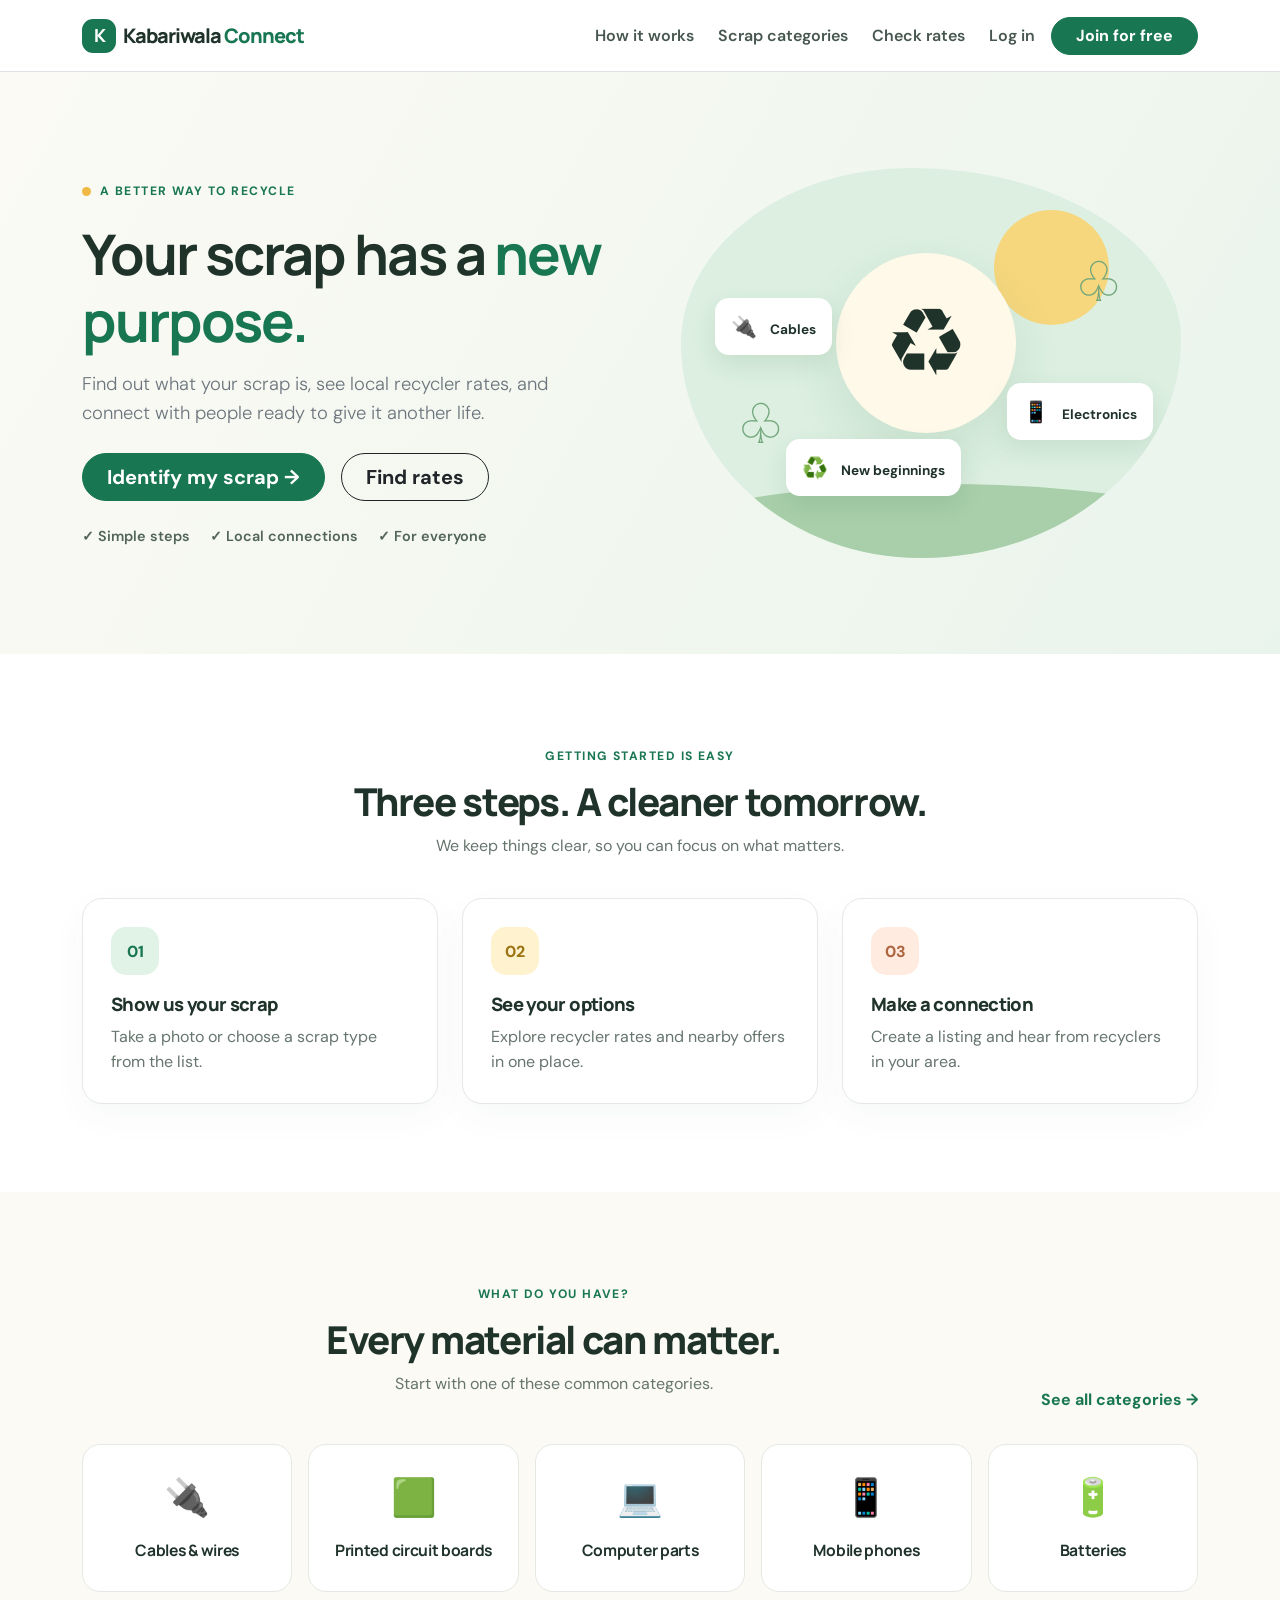
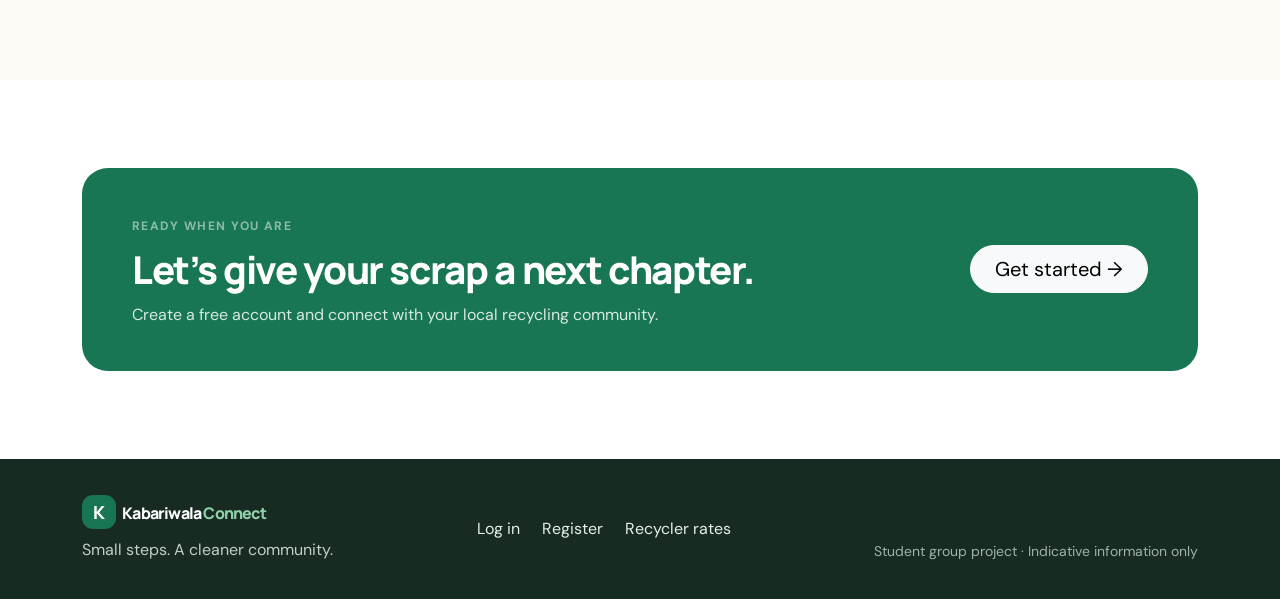
<file: Frontend/index.html>
<!doctype html>
<html lang="en"><head><meta charset="utf-8"><meta name="viewport" content="width=device-width, initial-scale=1"><meta name="description" content="A simple way to identify, list and recycle scrap in your area."><title>Kabariwala Connect | Scrap made simple</title><link href="https://cdn.jsdelivr.net/npm/bootstrap@5.3.3/dist/css/bootstrap.min.css" rel="stylesheet"><link href="css/style.css" rel="stylesheet"></head>
<body><nav class="navbar navbar-expand-lg navbar-light bg-white sticky-top border-bottom"><div class="container"><a class="navbar-brand brand" href="index.html"><span class="brand-mark">K</span> Kabariwala <span>Connect</span></a><button class="navbar-toggler" data-bs-toggle="collapse" data-bs-target="#mainNav" aria-label="Open navigation"><span class="navbar-toggler-icon"></span></button><div class="collapse navbar-collapse" id="mainNav"><ul class="navbar-nav ms-auto align-items-lg-center gap-lg-2"><li><a class="nav-link" href="#how">How it works</a></li><li><a class="nav-link" href="#materials">Scrap categories</a></li><li><a class="nav-link" href="recycler-rates.html">Check rates</a></li><li><a class="nav-link" href="login.html">Log in</a></li><li><a class="btn btn-primary rounded-pill px-4" href="register.html">Join for free</a></li></ul></div></div></nav>
<main><section class="hero-section"><div class="container py-5"><div class="row align-items-center g-5"><div class="col-lg-6"><span class="eyebrow"><span class="dot"></span> A better way to recycle</span><h1 class="display-4 fw-bold mt-3">Your scrap has a <span class="text-green">new purpose.</span></h1><p class="lead text-secondary mt-3">Find out what your scrap is, see local recycler rates, and connect with people ready to give it another life.</p><div class="d-flex flex-wrap gap-3 mt-4"><a href="identify-scrap.html" class="btn btn-primary btn-lg rounded-pill px-4">Identify my scrap <span aria-hidden="true">→</span></a><a href="recycler-rates.html" class="btn btn-outline-dark btn-lg rounded-pill px-4">Find rates</a></div><div class="trust-line mt-4"><span>✓ Simple steps</span><span>✓ Local connections</span><span>✓ For everyone</span></div></div><div class="col-lg-6"><div class="hero-art" role="img" aria-label="Illustration of recyclable materials"><div class="sun"></div><div class="art-leaf leaf-one">♧</div><div class="art-leaf leaf-two">♧</div><div class="recycle-circle">♻</div><div class="scrap-card card-one">🔌 <span>Cables</span></div><div class="scrap-card card-two">📱 <span>Electronics</span></div><div class="scrap-card card-three">♻️ <span>New beginnings</span></div><div class="ground"></div></div></div></div></div></section>
<section class="section-pad" id="how"><div class="container"><div class="text-center section-heading"><span class="eyebrow">Getting started is easy</span><h2>Three steps. A cleaner tomorrow.</h2><p>We keep things clear, so you can focus on what matters.</p></div><div class="row g-4 mt-3"><div class="col-md-4"><article class="step-card"><div class="step-icon icon-green">01</div><h3>Show us your scrap</h3><p>Take a photo or choose a scrap type from the list.</p></article></div><div class="col-md-4"><article class="step-card"><div class="step-icon icon-yellow">02</div><h3>See your options</h3><p>Explore recycler rates and nearby offers in one place.</p></article></div><div class="col-md-4"><article class="step-card"><div class="step-icon icon-peach">03</div><h3>Make a connection</h3><p>Create a listing and hear from recyclers in your area.</p></article></div></div></div></section>
<section class="section-pad bg-soft" id="materials"><div class="container"><div class="d-flex flex-wrap justify-content-between align-items-end gap-3"><div class="section-heading mb-0"><span class="eyebrow">What do you have?</span><h2>Every material can matter.</h2><p>Start with one of these common categories.</p></div><a href="identify-scrap.html" class="text-link">See all categories →</a></div><div class="row g-3 mt-3"><div class="col-6 col-lg"><div class="material-tile"><div class="material-emoji">🔌</div><h3>Cables & wires</h3></div></div><div class="col-6 col-lg"><div class="material-tile"><div class="material-emoji">🟩</div><h3>Printed circuit boards</h3></div></div><div class="col-6 col-lg"><div class="material-tile"><div class="material-emoji">💻</div><h3>Computer parts</h3></div></div><div class="col-6 col-lg"><div class="material-tile"><div class="material-emoji">📱</div><h3>Mobile phones</h3></div></div><div class="col-6 col-lg"><div class="material-tile"><div class="material-emoji">🔋</div><h3>Batteries</h3></div></div></div></div></section>
<section class="section-pad"><div class="container"><div class="cta-panel"><div><span class="eyebrow text-white-50">Ready when you are</span><h2>Let’s give your scrap a next chapter.</h2><p>Create a free account and connect with your local recycling community.</p></div><a href="register.html" class="btn btn-light btn-lg rounded-pill px-4">Get started <span aria-hidden="true">→</span></a></div></div></section></main>
<footer class="site-footer"><div class="container d-flex flex-wrap justify-content-between gap-3"><div><a class="navbar-brand brand text-white" href="index.html"><span class="brand-mark">K</span> Kabariwala <span>Connect</span></a><p class="mt-2 mb-0">Small steps. A cleaner community.</p></div><div class="footer-links"><a href="login.html">Log in</a><a href="register.html">Register</a><a href="recycler-rates.html">Recycler rates</a></div><small class="align-self-end">Student group project · Indicative information only</small></div></footer>
<script src="https://cdn.jsdelivr.net/npm/bootstrap@5.3.3/dist/js/bootstrap.bundle.min.js"></script><script src="js/api.js"></script></body></html>
</file>
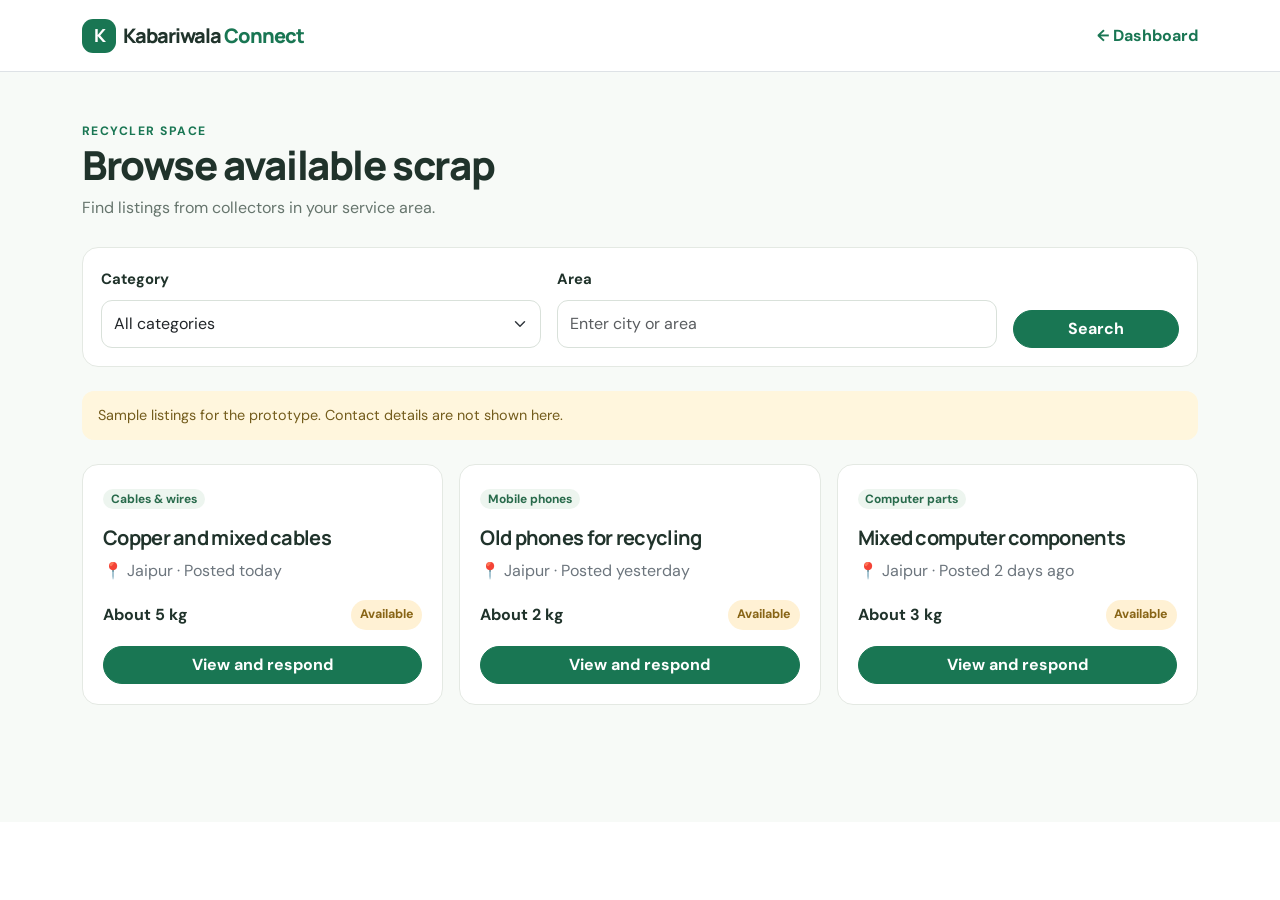
<file: Frontend/browse-listings.html>
<!doctype html><html lang="en"><head><meta charset="utf-8"><meta name="viewport" content="width=device-width, initial-scale=1"><title>Browse listings | Kabariwala Connect</title><link href="https://cdn.jsdelivr.net/npm/bootstrap@5.3.3/dist/css/bootstrap.min.css" rel="stylesheet"><link href="css/style.css" rel="stylesheet"></head><body><nav class="navbar bg-white border-bottom"><div class="container"><a class="navbar-brand brand" href="index.html"><span class="brand-mark">K</span> Kabariwala <span>Connect</span></a><a href="recycler-dashboard.html" class="text-link">← Dashboard</a></div></nav><main class="page-wrap"><div class="container"><header class="page-title"><span class="eyebrow">Recycler space</span><h1>Browse available scrap</h1><p>Find listings from collectors in your service area.</p></header><div class="filter-row mb-4"><div class="row g-3 align-items-end"><div class="col-md-5"><label class="form-label" for="browse-category">Category</label><select id="browse-category" class="form-select"><option value="all">All categories</option><option>Cables & wires</option><option>Printed circuit boards</option><option>Computer parts</option><option>Mobile phones</option></select></div><div class="col-md-5"><label class="form-label" for="browse-area">Area</label><input id="browse-area" class="form-control" placeholder="Enter city or area"></div><div class="col-md-2"><button id="browse-filter" class="btn btn-primary rounded-pill w-100">Search</button></div></div></div><div class="notice mb-4">Sample listings for the prototype. Contact details are not shown here.</div><div class="row g-3" id="browse-list"><div class="col-md-6 col-xl-4 listing-item" data-category="Cables & wires"><article class="rate-card"><span class="badge badge-soft rounded-pill">Cables & wires</span><h2 class="h5 fw-bold mt-3">Copper and mixed cables</h2><p class="text-secondary">📍 Jaipur · Posted today</p><div class="d-flex justify-content-between align-items-center"><strong>About 5 kg</strong><span class="status">Available</span></div><a href="manage-requests.html" class="btn btn-primary rounded-pill w-100 mt-3">View and respond</a></article></div><div class="col-md-6 col-xl-4 listing-item" data-category="Mobile phones"><article class="rate-card"><span class="badge badge-soft rounded-pill">Mobile phones</span><h2 class="h5 fw-bold mt-3">Old phones for recycling</h2><p class="text-secondary">📍 Jaipur · Posted yesterday</p><div class="d-flex justify-content-between align-items-center"><strong>About 2 kg</strong><span class="status">Available</span></div><a href="manage-requests.html" class="btn btn-primary rounded-pill w-100 mt-3">View and respond</a></article></div><div class="col-md-6 col-xl-4 listing-item" data-category="Computer parts"><article class="rate-card"><span class="badge badge-soft rounded-pill">Computer parts</span><h2 class="h5 fw-bold mt-3">Mixed computer components</h2><p class="text-secondary">📍 Jaipur · Posted 2 days ago</p><div class="d-flex justify-content-between align-items-center"><strong>About 3 kg</strong><span class="status">Available</span></div><a href="manage-requests.html" class="btn btn-primary rounded-pill w-100 mt-3">View and respond</a></article></div></div><p id="browse-empty" class="empty-state d-none">No listings match. Try a different category.</p></div></main><script src="https://cdn.jsdelivr.net/npm/bootstrap@5.3.3/dist/js/bootstrap.bundle.min.js"></script><script src="js/api.js"></script><script src="js/listings.js"></script></body></html>
</file>
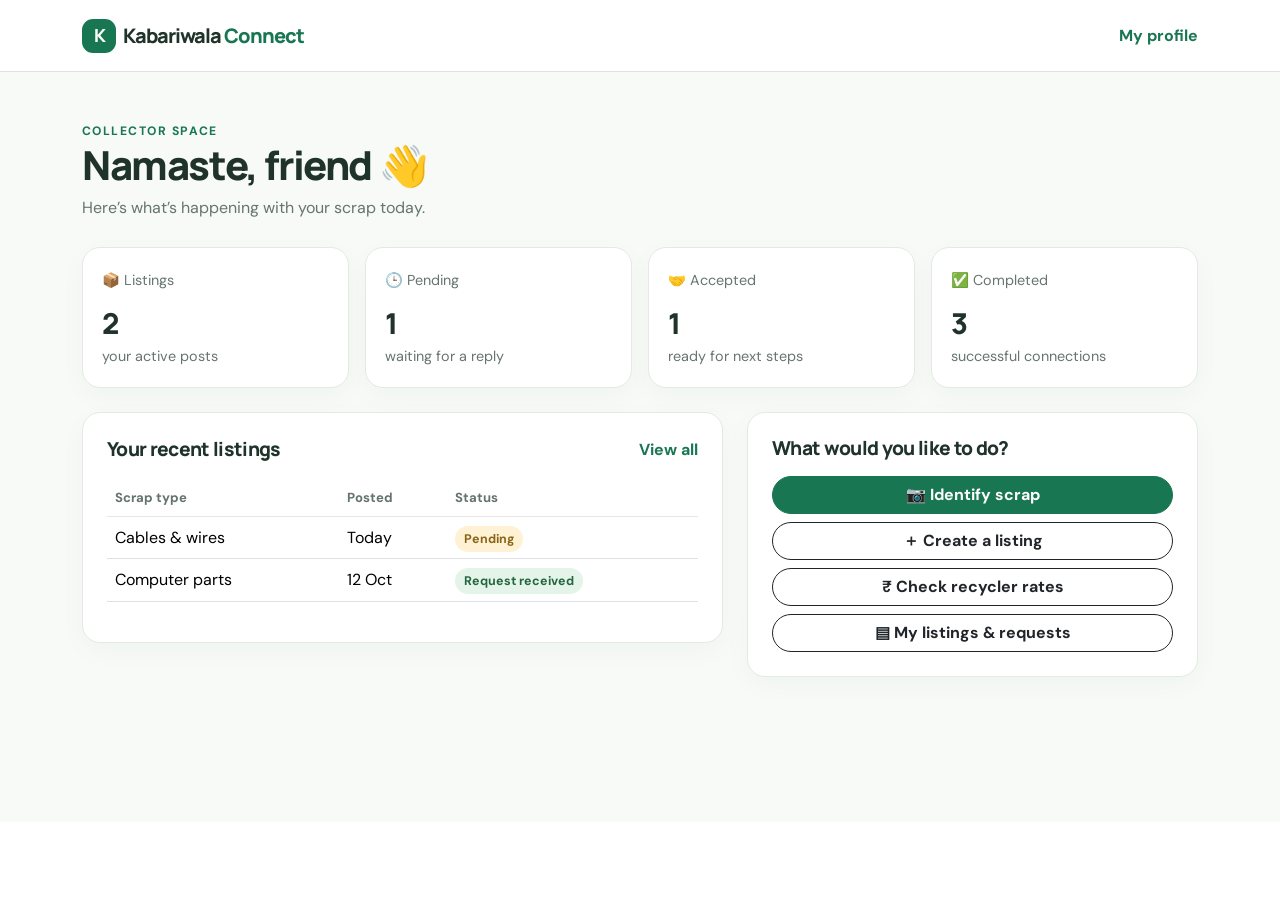
<file: Frontend/collector-dashboard.html>
<!doctype html><html lang="en"><head><meta charset="utf-8"><meta name="viewport" content="width=device-width, initial-scale=1"><title>Collector dashboard | Kabariwala Connect</title><link href="https://cdn.jsdelivr.net/npm/bootstrap@5.3.3/dist/css/bootstrap.min.css" rel="stylesheet"><link href="css/style.css" rel="stylesheet"></head><body><nav class="navbar bg-white border-bottom"><div class="container"><a class="navbar-brand brand" href="index.html"><span class="brand-mark">K</span> Kabariwala <span>Connect</span></a><a class="text-link" href="profile.html">My profile</a></div></nav><main class="page-wrap"><div class="container"><header class="page-title"><span class="eyebrow">Collector space</span><h1>Namaste, <span data-user-name>friend</span> 👋</h1><p>Here’s what’s happening with your scrap today.</p></header><div class="row g-3 mb-4"><div class="col-6 col-lg-3"><div class="stat-card"><span>📦 Listings</span><strong data-count="listings">2</strong><span>your active posts</span></div></div><div class="col-6 col-lg-3"><div class="stat-card"><span>🕒 Pending</span><strong>1</strong><span>waiting for a reply</span></div></div><div class="col-6 col-lg-3"><div class="stat-card"><span>🤝 Accepted</span><strong>1</strong><span>ready for next steps</span></div></div><div class="col-6 col-lg-3"><div class="stat-card"><span>✅ Completed</span><strong>3</strong><span>successful connections</span></div></div></div><div class="row g-4"><div class="col-lg-7"><section class="content-card"><div class="d-flex justify-content-between align-items-center mb-3"><h2 class="mb-0">Your recent listings</h2><a class="text-link" href="my-listings.html">View all</a></div><div class="table-responsive"><table class="table"><thead><tr><th>Scrap type</th><th>Posted</th><th>Status</th></tr></thead><tbody><tr><td>Cables & wires</td><td>Today</td><td><span class="status">Pending</span></td></tr><tr><td>Computer parts</td><td>12 Oct</td><td><span class="status accepted">Request received</span></td></tr></tbody></table></div></section></div><div class="col-lg-5"><section class="content-card h-100"><h2>What would you like to do?</h2><div class="d-grid gap-2 mt-3"><a href="identify-scrap.html" class="btn btn-primary rounded-pill">📷 Identify scrap</a><a href="create-listing.html" class="btn btn-outline-dark rounded-pill">＋ Create a listing</a><a href="recycler-rates.html" class="btn btn-outline-dark rounded-pill">₹ Check recycler rates</a><a href="my-listings.html" class="btn btn-outline-dark rounded-pill">▤ My listings & requests</a></div></section></div></div></div></main><script src="https://cdn.jsdelivr.net/npm/bootstrap@5.3.3/dist/js/bootstrap.bundle.min.js"></script><script src="js/api.js"></script><script src="js/dashboard.js"></script></body></html>
</file>
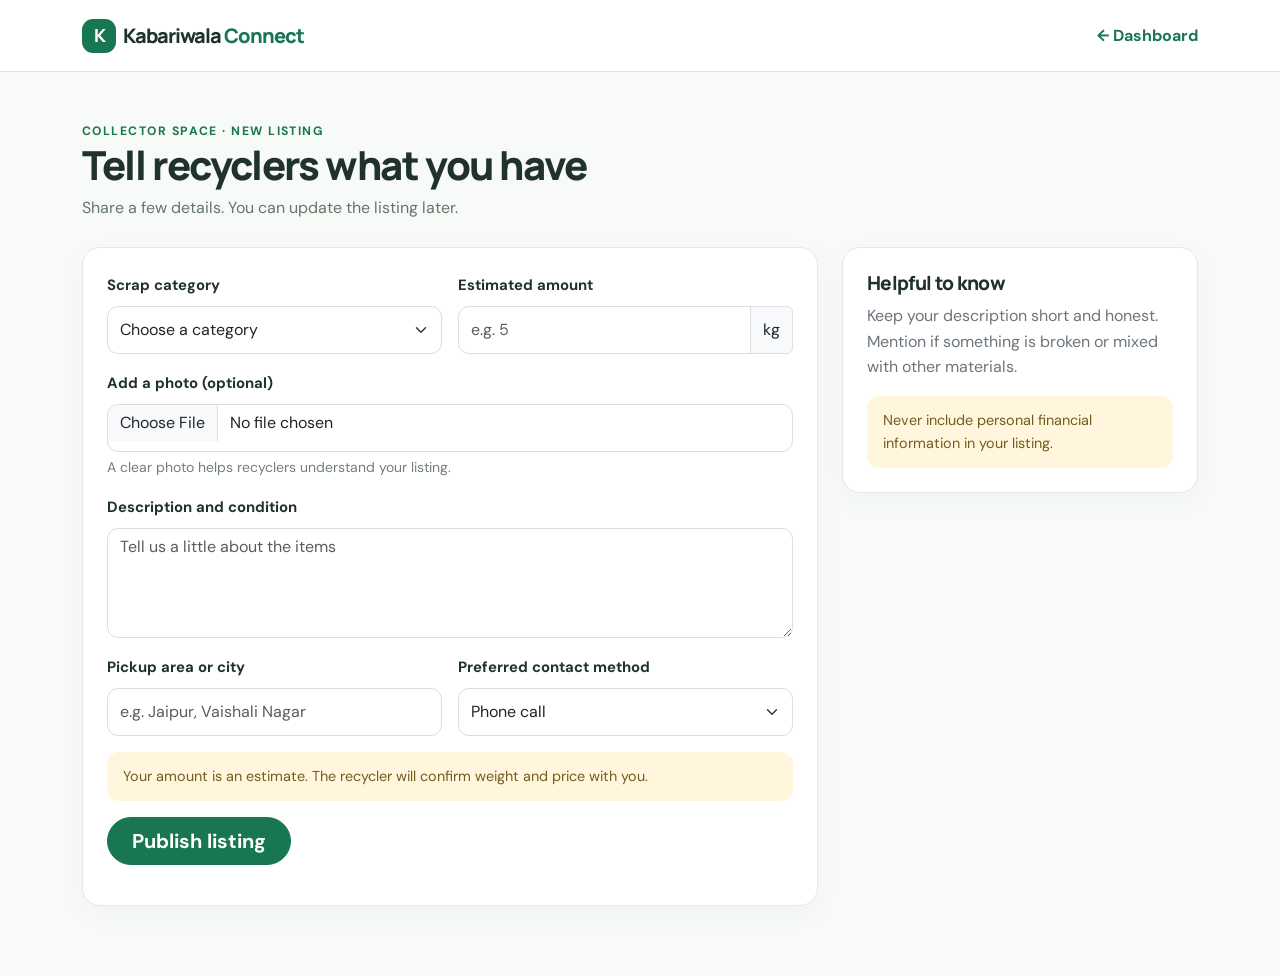
<file: Frontend/create-listing.html>
<!doctype html><html lang="en"><head><meta charset="utf-8"><meta name="viewport" content="width=device-width, initial-scale=1"><title>Create a listing | Kabariwala Connect</title><link href="https://cdn.jsdelivr.net/npm/bootstrap@5.3.3/dist/css/bootstrap.min.css" rel="stylesheet"><link href="css/style.css" rel="stylesheet"></head><body><nav class="navbar bg-white border-bottom"><div class="container"><a class="navbar-brand brand" href="index.html"><span class="brand-mark">K</span> Kabariwala <span>Connect</span></a><a href="collector-dashboard.html" class="text-link">← Dashboard</a></div></nav><main class="page-wrap"><div class="container"><header class="page-title"><span class="eyebrow">Collector space · New listing</span><h1>Tell recyclers what you have</h1><p>Share a few details. You can update the listing later.</p></header><div class="row g-4"><div class="col-lg-8"><section class="form-card"><form data-demo-form data-save="listings"><div class="row g-3"><div class="col-md-6"><label class="form-label" for="category">Scrap category</label><select id="category" class="form-select" required><option value="">Choose a category</option><option>Cables & wires</option><option>Printed circuit boards</option><option>Computer parts</option><option>Mobile phones</option><option>Batteries</option><option>Other electronics</option></select></div><div class="col-md-6"><label class="form-label" for="quantity">Estimated amount</label><div class="input-group"><input id="quantity" type="number" min="0.1" step="0.1" class="form-control" placeholder="e.g. 5" required><span class="input-group-text">kg</span></div></div><div class="col-12"><label class="form-label" for="listing-photos">Add a photo (optional)</label><input id="listing-photos" type="file" class="form-control" accept="image/*"><div class="form-text">A clear photo helps recyclers understand your listing.</div></div><div class="col-12"><label class="form-label" for="description">Description and condition</label><textarea id="description" class="form-control" rows="4" placeholder="Tell us a little about the items" required></textarea></div><div class="col-md-6"><label class="form-label" for="pickup-area">Pickup area or city</label><input id="pickup-area" class="form-control" placeholder="e.g. Jaipur, Vaishali Nagar" required></div><div class="col-md-6"><label class="form-label" for="contact-method">Preferred contact method</label><select id="contact-method" class="form-select"><option>Phone call</option><option>SMS</option><option>In-app message</option></select></div><div class="col-12"><div class="notice">Your amount is an estimate. The recycler will confirm weight and price with you.</div></div><div class="col-12"><button class="btn btn-primary btn-lg rounded-pill px-4">Publish listing</button><div class="form-feedback mt-3" aria-live="polite"></div></div></div></form></section></div><div class="col-lg-4"><aside class="content-card"><h2>Helpful to know</h2><p class="text-secondary">Keep your description short and honest. Mention if something is broken or mixed with other materials.</p><div class="notice">Never include personal financial information in your listing.</div></aside></div></div></div></main><script src="https://cdn.jsdelivr.net/npm/bootstrap@5.3.3/dist/js/bootstrap.bundle.min.js"></script><script src="js/api.js"></script><script src="js/listings.js"></script></body></html>
</file>
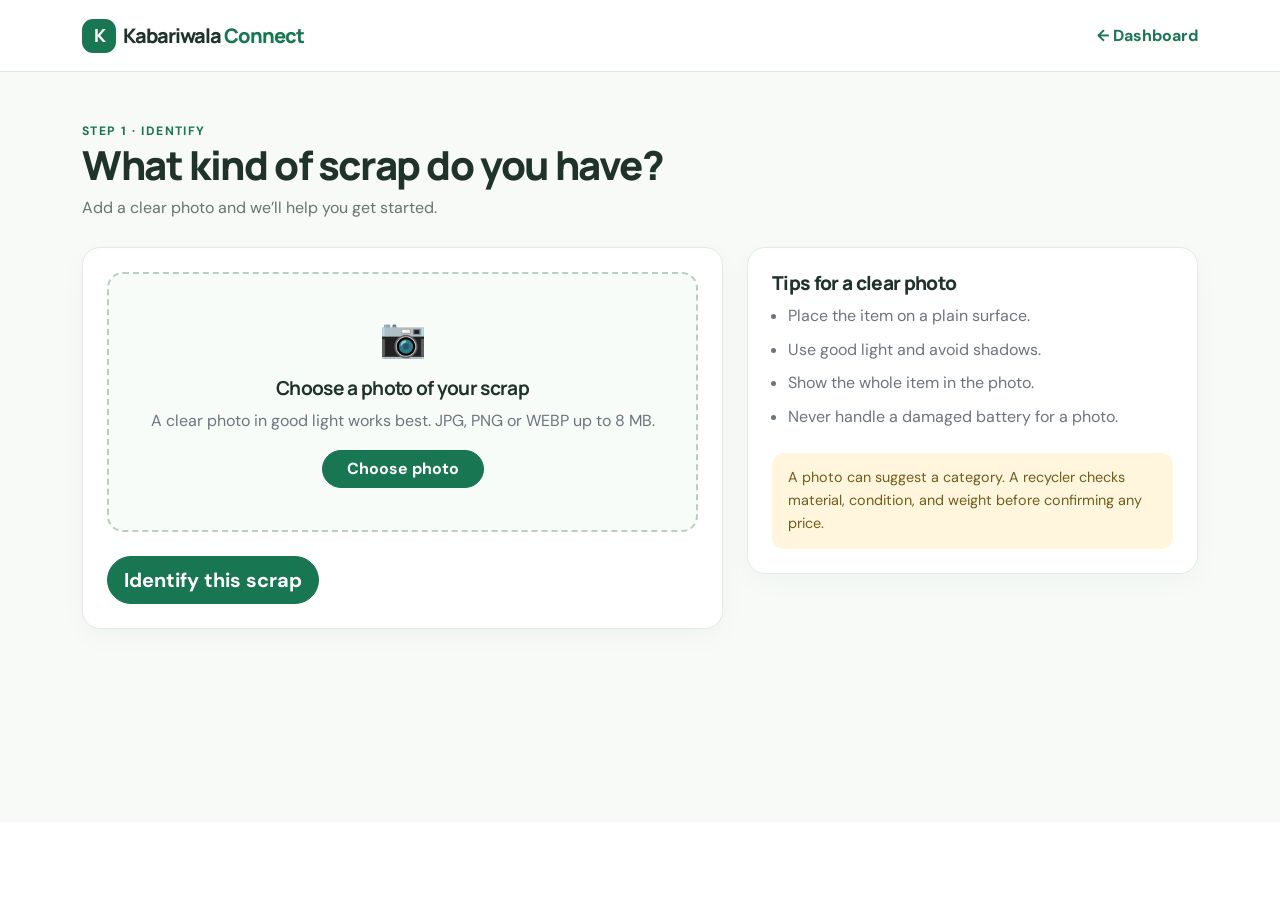
<file: Frontend/identify-scrap.html>
<!doctype html><html lang="en"><head><meta charset="utf-8"><meta name="viewport" content="width=device-width, initial-scale=1"><title>Identify scrap | Kabariwala Connect</title><link href="https://cdn.jsdelivr.net/npm/bootstrap@5.3.3/dist/css/bootstrap.min.css" rel="stylesheet"><link href="css/style.css" rel="stylesheet"></head><body><nav class="navbar bg-white border-bottom"><div class="container"><a class="navbar-brand brand" href="index.html"><span class="brand-mark">K</span> Kabariwala <span>Connect</span></a><a href="collector-dashboard.html" class="text-link">← Dashboard</a></div></nav><main class="page-wrap"><div class="container"><header class="page-title"><span class="eyebrow">Step 1 · Identify</span><h1>What kind of scrap do you have?</h1><p>Add a clear photo and we’ll help you get started.</p></header><div class="row g-4"><div class="col-lg-7"><section class="content-card"><form id="identify-form"><div class="upload-box"><div class="upload-icon">📷</div><h2 class="h5 fw-bold mt-2">Choose a photo of your scrap</h2><p class="text-secondary">A clear photo in good light works best. JPG, PNG or WEBP up to 8 MB.</p><label for="scrap-image" class="btn btn-primary rounded-pill px-4">Choose photo</label><input id="scrap-image" class="visually-hidden" type="file" accept="image/png,image/jpeg,image/webp"><img id="image-preview" class="image-preview d-none" alt="Selected scrap photo preview"><div id="file-message" class="small mt-2" aria-live="polite"></div></div><button class="btn btn-primary btn-lg rounded-pill mt-4" id="identify-button" type="submit">Identify this scrap</button></form><div id="identify-result" class="result-box mt-4 d-none" aria-live="polite"><div class="eyebrow">Illustrative demo result</div><div class="d-flex flex-wrap justify-content-between align-items-center gap-3 mt-2"><div><strong id="predicted-category">Cables & wires</strong><div class="small text-secondary">Example only — connect the model API for a real prediction.</div></div><span class="badge rounded-pill text-bg-success">Demo result</span></div><div class="mt-3"><label class="form-label" for="confirm-category">Choose the closest category</label><select id="confirm-category" class="form-select"><option>Cables & wires</option><option>Printed circuit boards</option><option>Computer parts</option><option>Mobile phones</option><option>Batteries</option><option>Other electronics</option></select></div><div class="d-flex gap-2 flex-wrap mt-3"><a href="recycler-rates.html" class="btn btn-primary rounded-pill">See recycler rates</a><a href="create-listing.html" class="btn btn-outline-dark rounded-pill">Create a listing</a></div></div></section></div><div class="col-lg-5"><aside class="content-card"><h2>Tips for a clear photo</h2><ul class="text-secondary ps-3 mb-0"><li class="mb-2">Place the item on a plain surface.</li><li class="mb-2">Use good light and avoid shadows.</li><li class="mb-2">Show the whole item in the photo.</li><li>Never handle a damaged battery for a photo.</li></ul><div class="notice mt-4">A photo can suggest a category. A recycler checks material, condition, and weight before confirming any price.</div></aside></div></div></div></main><script src="https://cdn.jsdelivr.net/npm/bootstrap@5.3.3/dist/js/bootstrap.bundle.min.js"></script><script src="js/api.js"></script><script src="js/identify.js"></script></body></html>
</file>
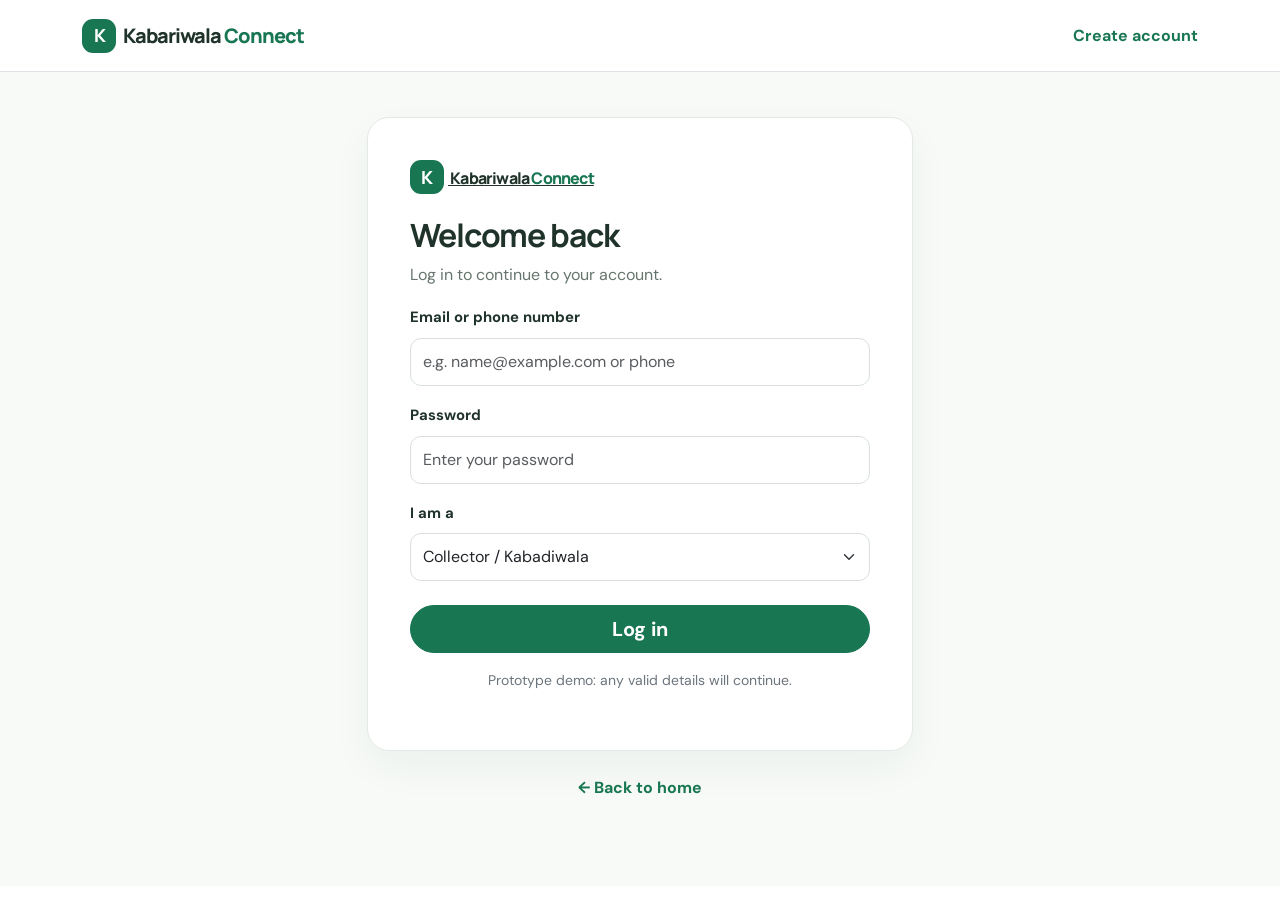
<file: Frontend/login.html>
<!doctype html><html lang="en"><head><meta charset="utf-8"><meta name="viewport" content="width=device-width, initial-scale=1"><title>Log in | Kabariwala Connect</title><link href="https://cdn.jsdelivr.net/npm/bootstrap@5.3.3/dist/css/bootstrap.min.css" rel="stylesheet"><link href="css/style.css" rel="stylesheet"></head><body><nav class="navbar bg-white border-bottom"><div class="container"><a class="navbar-brand brand" href="index.html"><span class="brand-mark">K</span> Kabariwala <span>Connect</span></a><a href="register.html" class="text-link">Create account</a></div></nav><main class="page-wrap"><div class="container auth-shell"><section class="auth-card"><a class="brand" href="index.html"><span class="brand-mark">K</span> Kabariwala <span>Connect</span></a><h1 class="h2 fw-bold">Welcome back</h1><p class="auth-intro">Log in to continue to your account.</p><form data-demo-form data-redirect-role><label class="form-label" for="identity">Email or phone number</label><input class="form-control mb-3" id="identity" required placeholder="e.g. name@example.com or phone"><label class="form-label" for="password">Password</label><input class="form-control mb-3" id="password" type="password" required minlength="6" placeholder="Enter your password"><label class="form-label" for="role">I am a</label><select id="role" class="form-select mb-4" required><option value="collector">Collector / Kabadiwala</option><option value="recycler">Recycler</option></select><button class="btn btn-primary btn-lg rounded-pill w-100">Log in</button><p class="text-center small text-secondary mt-3 mb-0">Prototype demo: any valid details will continue.</p><div class="form-feedback mt-3" aria-live="polite"></div></form></section><p class="text-center mt-4"><a href="index.html" class="text-link">← Back to home</a></p></div></main><script src="https://cdn.jsdelivr.net/npm/bootstrap@5.3.3/dist/js/bootstrap.bundle.min.js"></script><script src="js/api.js"></script><script src="js/auth.js"></script></body></html>
</file>
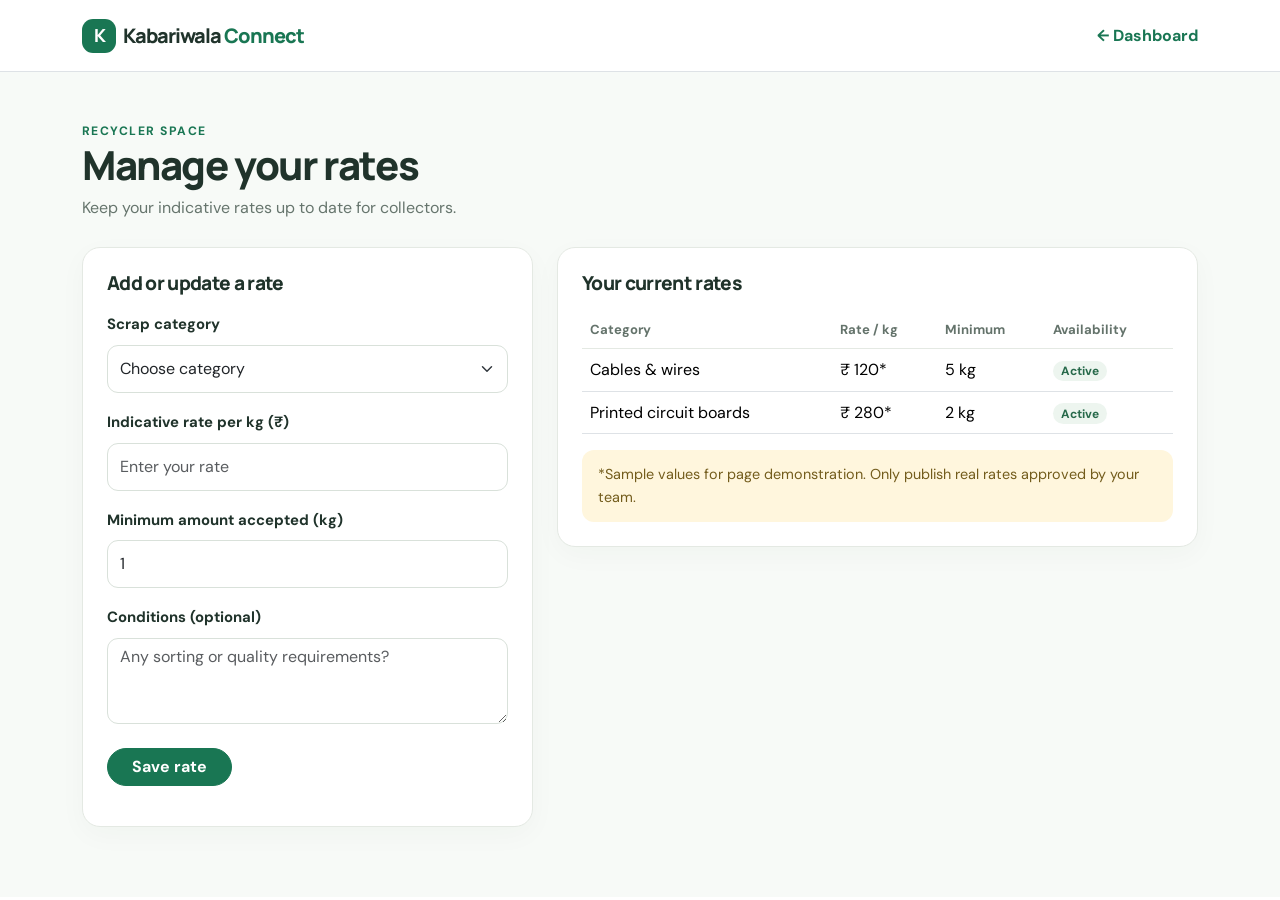
<file: Frontend/manage-rates.html>
<!doctype html><html lang="en"><head><meta charset="utf-8"><meta name="viewport" content="width=device-width, initial-scale=1"><title>Manage rates | Kabariwala Connect</title><link href="https://cdn.jsdelivr.net/npm/bootstrap@5.3.3/dist/css/bootstrap.min.css" rel="stylesheet"><link href="css/style.css" rel="stylesheet"></head><body><nav class="navbar bg-white border-bottom"><div class="container"><a class="navbar-brand brand" href="index.html"><span class="brand-mark">K</span> Kabariwala <span>Connect</span></a><a href="recycler-dashboard.html" class="text-link">← Dashboard</a></div></nav><main class="page-wrap"><div class="container"><header class="page-title"><span class="eyebrow">Recycler space</span><h1>Manage your rates</h1><p>Keep your indicative rates up to date for collectors.</p></header><div class="row g-4"><div class="col-lg-5"><section class="form-card"><h2>Add or update a rate</h2><form data-demo-form data-save="rates" class="mt-3"><div class="mb-3"><label for="rate-type" class="form-label">Scrap category</label><select class="form-select" id="rate-type" required><option value="">Choose category</option><option>Cables & wires</option><option>Printed circuit boards</option><option>Computer parts</option><option>Mobile phones</option><option>Batteries</option></select></div><div class="mb-3"><label for="price" class="form-label">Indicative rate per kg (₹)</label><input id="price" class="form-control" type="number" min="0" step="1" placeholder="Enter your rate" required></div><div class="mb-3"><label for="min-quantity" class="form-label">Minimum amount accepted (kg)</label><input id="min-quantity" class="form-control" type="number" min="0" step="0.5" value="1" required></div><div class="mb-4"><label for="conditions" class="form-label">Conditions (optional)</label><textarea id="conditions" rows="3" class="form-control" placeholder="Any sorting or quality requirements?"></textarea></div><button class="btn btn-primary rounded-pill px-4">Save rate</button><div class="form-feedback mt-3" aria-live="polite"></div></form></section></div><div class="col-lg-7"><section class="content-card"><h2>Your current rates</h2><div class="table-responsive mt-3"><table class="table"><thead><tr><th>Category</th><th>Rate / kg</th><th>Minimum</th><th>Availability</th></tr></thead><tbody id="rate-rows"><tr><td>Cables & wires</td><td>₹ 120*</td><td>5 kg</td><td><span class="badge badge-soft rounded-pill">Active</span></td></tr><tr><td>Printed circuit boards</td><td>₹ 280*</td><td>2 kg</td><td><span class="badge badge-soft rounded-pill">Active</span></td></tr></tbody></table></div><div class="notice">*Sample values for page demonstration. Only publish real rates approved by your team.</div></section></div></div></div></main><script src="https://cdn.jsdelivr.net/npm/bootstrap@5.3.3/dist/js/bootstrap.bundle.min.js"></script><script src="js/api.js"></script><script src="js/rates.js"></script></body></html>
</file>
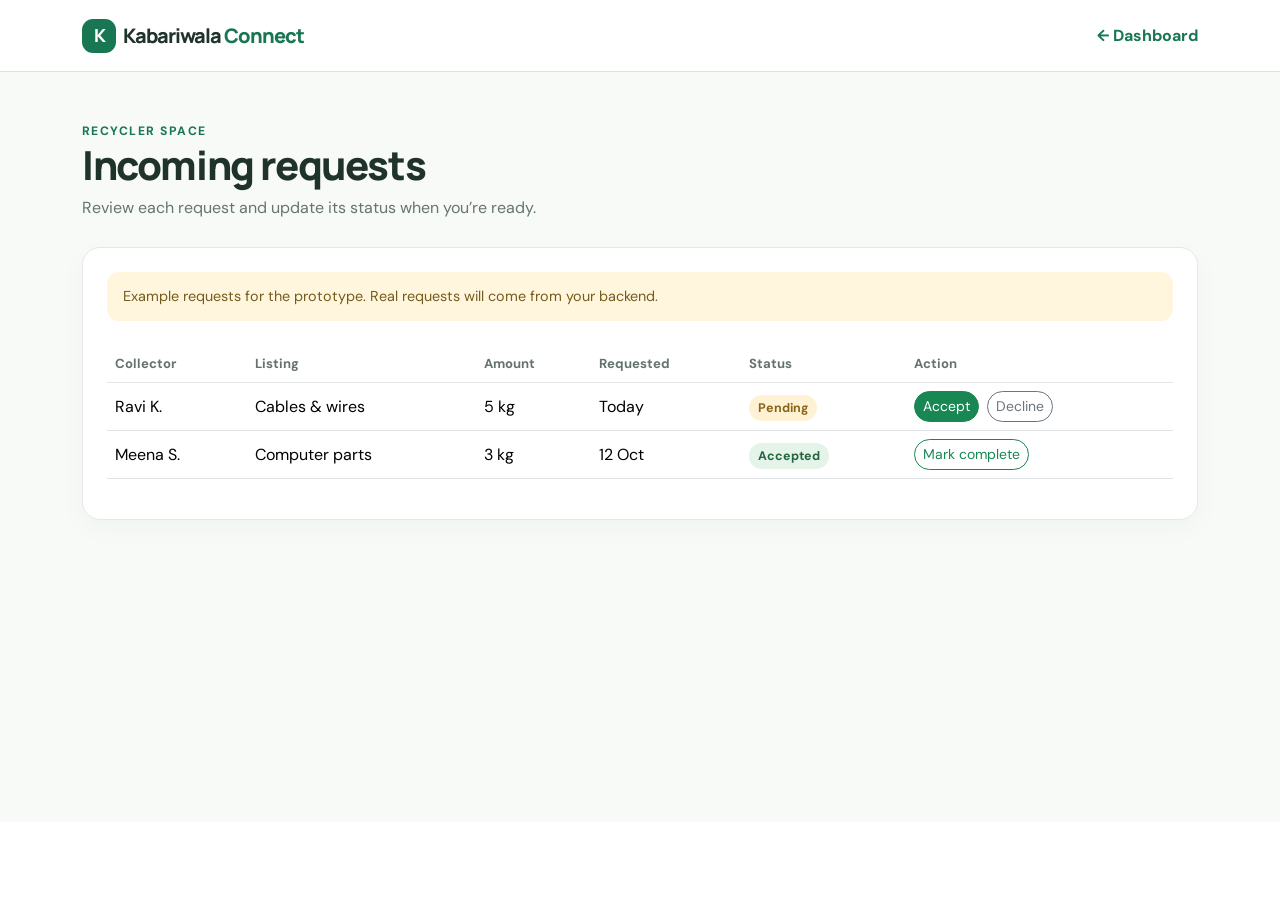
<file: Frontend/manage-requests.html>
<!doctype html><html lang="en"><head><meta charset="utf-8"><meta name="viewport" content="width=device-width, initial-scale=1"><title>Manage requests | Kabariwala Connect</title><link href="https://cdn.jsdelivr.net/npm/bootstrap@5.3.3/dist/css/bootstrap.min.css" rel="stylesheet"><link href="css/style.css" rel="stylesheet"></head><body><nav class="navbar bg-white border-bottom"><div class="container"><a class="navbar-brand brand" href="index.html"><span class="brand-mark">K</span> Kabariwala <span>Connect</span></a><a href="recycler-dashboard.html" class="text-link">← Dashboard</a></div></nav><main class="page-wrap"><div class="container"><header class="page-title"><span class="eyebrow">Recycler space</span><h1>Incoming requests</h1><p>Review each request and update its status when you’re ready.</p></header><section class="content-card"><div class="notice mb-4">Example requests for the prototype. Real requests will come from your backend.</div><div class="table-responsive"><table class="table align-middle"><thead><tr><th>Collector</th><th>Listing</th><th>Amount</th><th>Requested</th><th>Status</th><th>Action</th></tr></thead><tbody id="request-rows"><tr><td>Ravi K.</td><td>Cables & wires</td><td>5 kg</td><td>Today</td><td><span class="status">Pending</span></td><td><div class="d-flex gap-2"><button class="btn btn-sm btn-success rounded-pill request-action" data-status="Accepted">Accept</button><button class="btn btn-sm btn-outline-secondary rounded-pill request-action" data-status="Rejected">Decline</button></div></td></tr><tr><td>Meena S.</td><td>Computer parts</td><td>3 kg</td><td>12 Oct</td><td><span class="status accepted">Accepted</span></td><td><button class="btn btn-sm btn-outline-success rounded-pill request-action" data-status="Completed">Mark complete</button></td></tr></tbody></table></div><div class="form-feedback" aria-live="polite"></div></section></div></main><script src="https://cdn.jsdelivr.net/npm/bootstrap@5.3.3/dist/js/bootstrap.bundle.min.js"></script><script src="js/api.js"></script><script src="js/requests.js"></script></body></html>
</file>
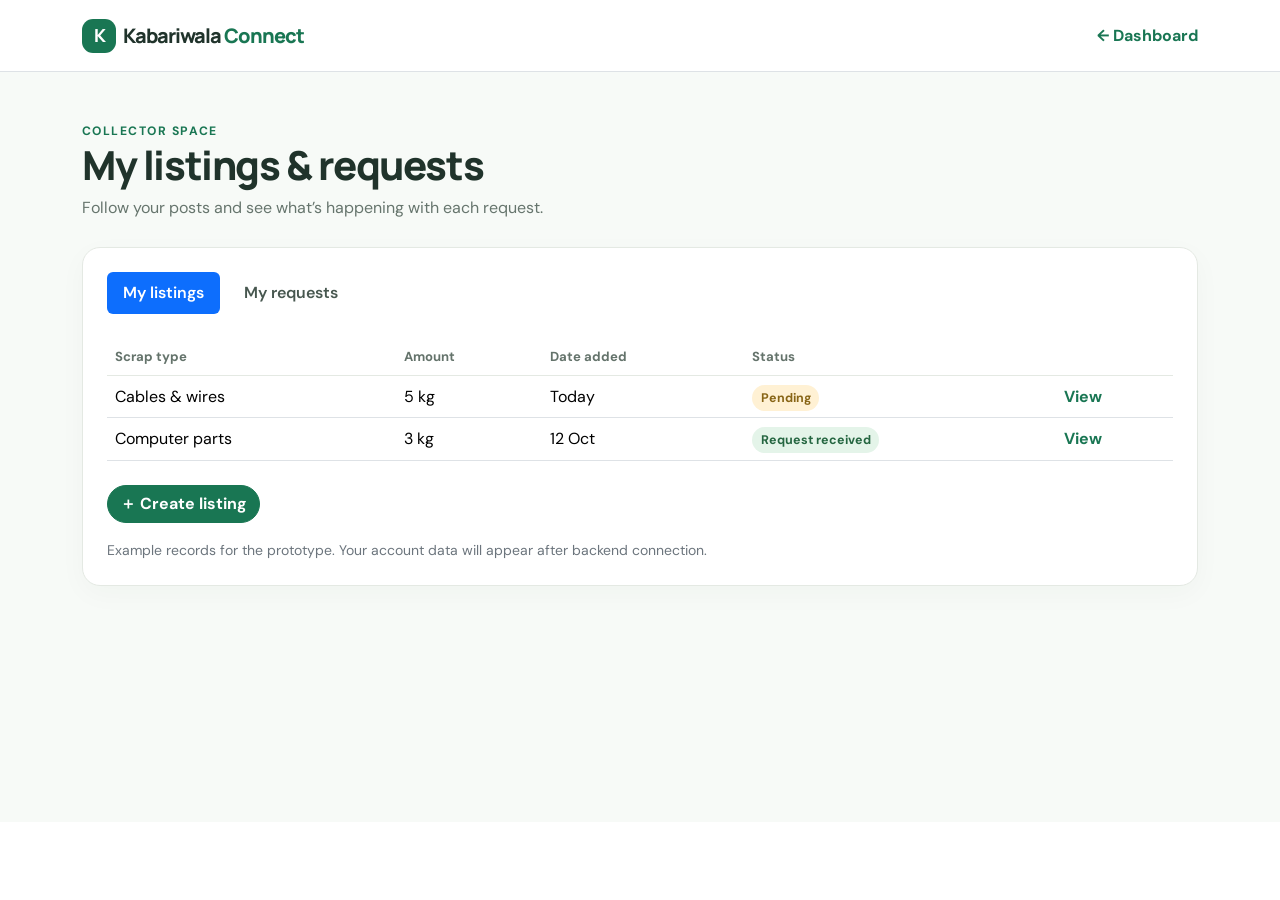
<file: Frontend/my-listings.html>
<!doctype html><html lang="en"><head><meta charset="utf-8"><meta name="viewport" content="width=device-width, initial-scale=1"><title>My listings & requests | Kabariwala Connect</title><link href="https://cdn.jsdelivr.net/npm/bootstrap@5.3.3/dist/css/bootstrap.min.css" rel="stylesheet"><link href="css/style.css" rel="stylesheet"></head><body><nav class="navbar bg-white border-bottom"><div class="container"><a class="navbar-brand brand" href="index.html"><span class="brand-mark">K</span> Kabariwala <span>Connect</span></a><a href="collector-dashboard.html" class="text-link">← Dashboard</a></div></nav><main class="page-wrap"><div class="container"><header class="page-title"><span class="eyebrow">Collector space</span><h1>My listings & requests</h1><p>Follow your posts and see what’s happening with each request.</p></header><section class="content-card"><ul class="nav nav-pills gap-2 mb-4" role="tablist"><li class="nav-item"><button class="nav-link active" data-bs-toggle="pill" data-bs-target="#listings-tab" type="button">My listings</button></li><li class="nav-item"><button class="nav-link" data-bs-toggle="pill" data-bs-target="#requests-tab" type="button">My requests</button></li></ul><div class="tab-content"><div class="tab-pane fade show active" id="listings-tab"><div class="table-responsive"><table class="table"><thead><tr><th>Scrap type</th><th>Amount</th><th>Date added</th><th>Status</th><th></th></tr></thead><tbody id="listing-rows"><tr><td>Cables & wires</td><td>5 kg</td><td>Today</td><td><span class="status">Pending</span></td><td><a href="create-listing.html" class="text-link">View</a></td></tr><tr><td>Computer parts</td><td>3 kg</td><td>12 Oct</td><td><span class="status accepted">Request received</span></td><td><a href="create-listing.html" class="text-link">View</a></td></tr></tbody></table></div><a class="btn btn-primary rounded-pill mt-2" href="create-listing.html">＋ Create listing</a></div><div class="tab-pane fade" id="requests-tab"><div class="table-responsive"><table class="table"><thead><tr><th>Recycler</th><th>Related listing</th><th>Requested</th><th>Date</th><th>Status</th></tr></thead><tbody><tr><td>Green Loop Recyclers</td><td>Cables & wires</td><td>5 kg</td><td>Today</td><td><span class="status">Pending</span></td></tr><tr><td>Second Life Materials</td><td>Computer parts</td><td>3 kg</td><td>12 Oct</td><td><span class="status accepted">Accepted</span></td></tr></tbody></table></div></div></div><p class="small text-secondary mt-3 mb-0">Example records for the prototype. Your account data will appear after backend connection.</p></section></div></main><script src="https://cdn.jsdelivr.net/npm/bootstrap@5.3.3/dist/js/bootstrap.bundle.min.js"></script><script src="js/api.js"></script><script src="js/listings.js"></script></body></html>
</file>
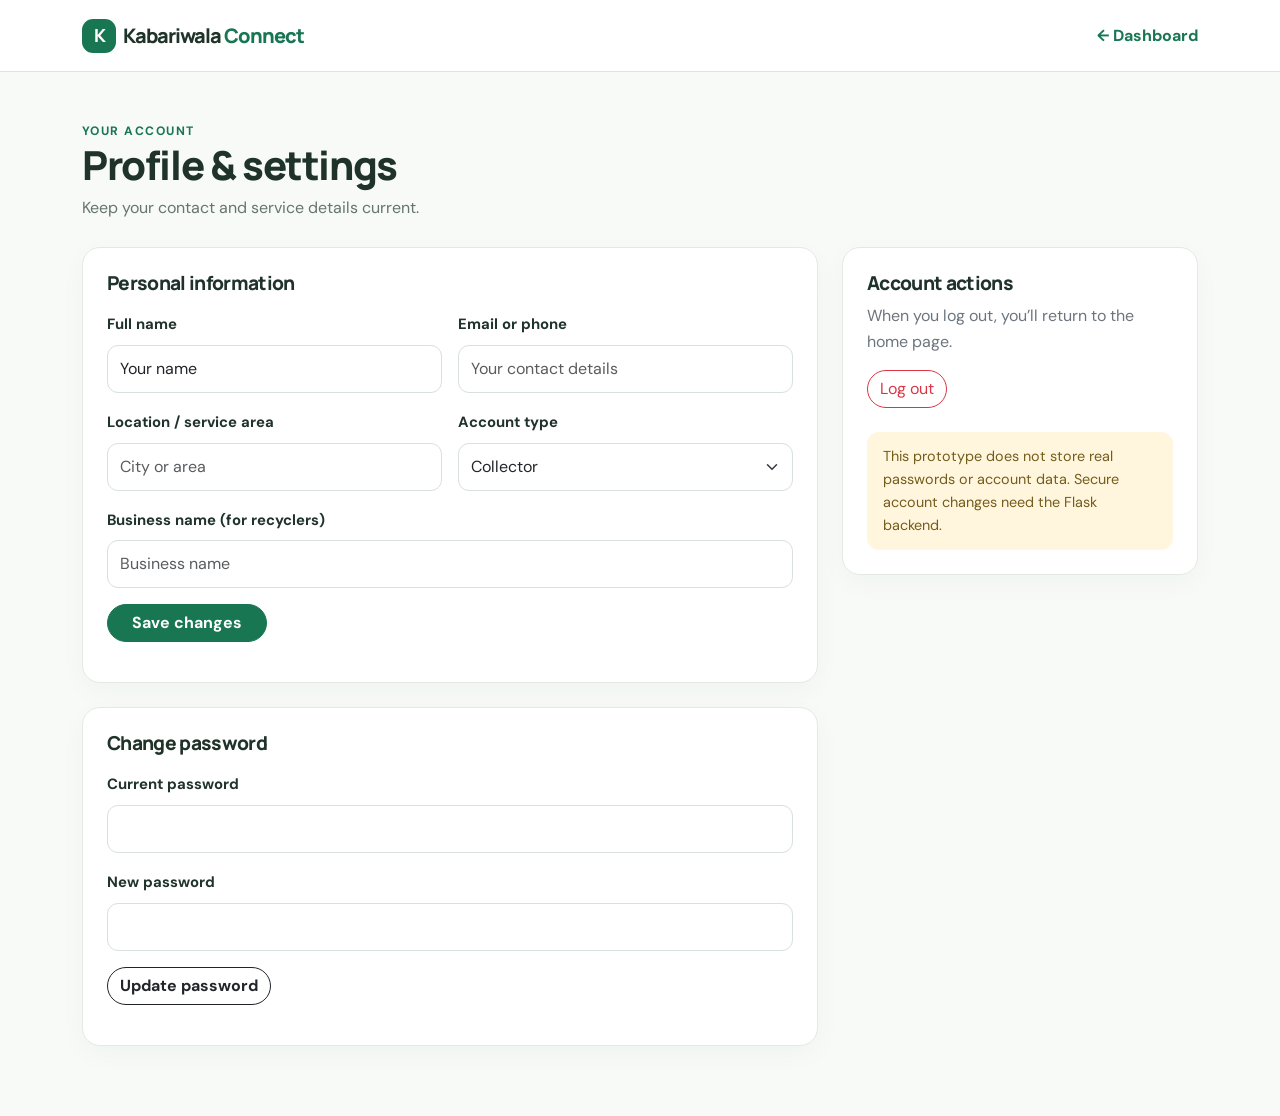
<file: Frontend/profile.html>
<!doctype html><html lang="en"><head><meta charset="utf-8"><meta name="viewport" content="width=device-width, initial-scale=1"><title>Profile & settings | Kabariwala Connect</title><link href="https://cdn.jsdelivr.net/npm/bootstrap@5.3.3/dist/css/bootstrap.min.css" rel="stylesheet"><link href="css/style.css" rel="stylesheet"></head><body><nav class="navbar bg-white border-bottom"><div class="container"><a class="navbar-brand brand" href="index.html"><span class="brand-mark">K</span> Kabariwala <span>Connect</span></a><a href="collector-dashboard.html" class="text-link">← Dashboard</a></div></nav><main class="page-wrap"><div class="container"><header class="page-title"><span class="eyebrow">Your account</span><h1>Profile & settings</h1><p>Keep your contact and service details current.</p></header><div class="row g-4"><div class="col-lg-8"><section class="form-card"><h2>Personal information</h2><form data-demo-form class="mt-3"><div class="row g-3"><div class="col-md-6"><label class="form-label" for="profile-name">Full name</label><input id="profile-name" class="form-control" value="Your name" required></div><div class="col-md-6"><label class="form-label" for="profile-contact">Email or phone</label><input id="profile-contact" class="form-control" placeholder="Your contact details" required></div><div class="col-md-6"><label class="form-label" for="profile-location">Location / service area</label><input id="profile-location" class="form-control" placeholder="City or area" required></div><div class="col-md-6"><label class="form-label" for="profile-role">Account type</label><select id="profile-role" class="form-select"><option>Collector</option><option>Recycler</option></select></div><div class="col-12 recycler-only"><label class="form-label" for="business-name">Business name (for recyclers)</label><input id="business-name" class="form-control" placeholder="Business name"></div><div class="col-12"><button class="btn btn-primary rounded-pill px-4">Save changes</button><div class="form-feedback mt-3" aria-live="polite"></div></div></div></form></section><section class="form-card mt-4"><h2>Change password</h2><form data-demo-form class="mt-3"><div class="mb-3"><label class="form-label" for="current-password">Current password</label><input id="current-password" type="password" class="form-control" required></div><div class="mb-3"><label class="form-label" for="next-password">New password</label><input id="next-password" type="password" minlength="6" class="form-control" required></div><button class="btn btn-outline-dark rounded-pill">Update password</button><div class="form-feedback mt-3" aria-live="polite"></div></form></section></div><div class="col-lg-4"><aside class="content-card"><h2>Account actions</h2><p class="text-secondary">When you log out, you’ll return to the home page.</p><a href="index.html" class="btn btn-outline-danger rounded-pill" data-logout>Log out</a><div class="notice mt-4">This prototype does not store real passwords or account data. Secure account changes need the Flask backend.</div></aside></div></div></div></main><script src="https://cdn.jsdelivr.net/npm/bootstrap@5.3.3/dist/js/bootstrap.bundle.min.js"></script><script src="js/api.js"></script><script src="js/profile.js"></script></body></html>
</file>
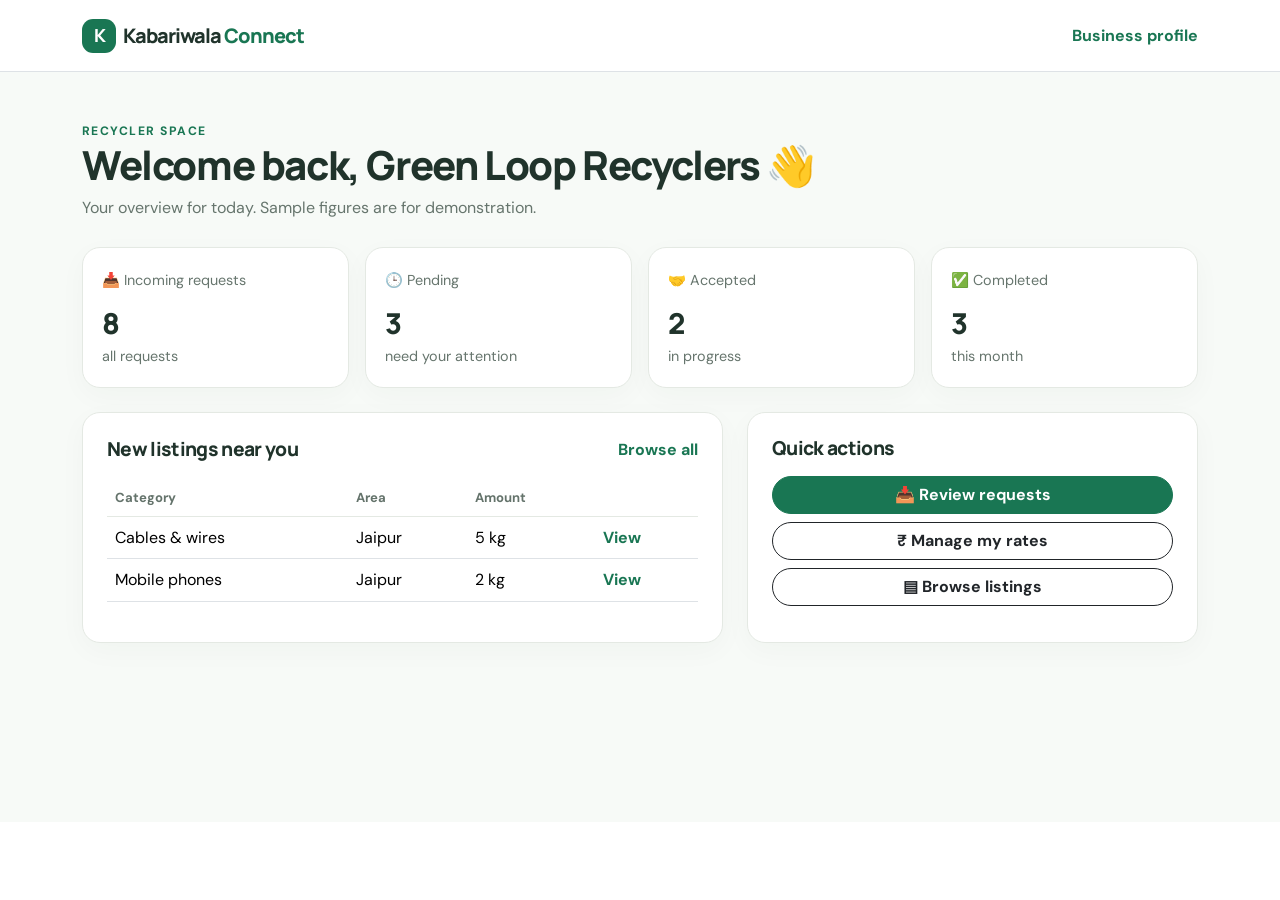
<file: Frontend/recycler-dashboard.html>
<!doctype html><html lang="en"><head><meta charset="utf-8"><meta name="viewport" content="width=device-width, initial-scale=1"><title>Recycler dashboard | Kabariwala Connect</title><link href="https://cdn.jsdelivr.net/npm/bootstrap@5.3.3/dist/css/bootstrap.min.css" rel="stylesheet"><link href="css/style.css" rel="stylesheet"></head><body><nav class="navbar bg-white border-bottom"><div class="container"><a class="navbar-brand brand" href="index.html"><span class="brand-mark">K</span> Kabariwala <span>Connect</span></a><a class="text-link" href="profile.html">Business profile</a></div></nav><main class="page-wrap"><div class="container"><header class="page-title"><span class="eyebrow">Recycler space</span><h1>Welcome back, Green Loop Recyclers 👋</h1><p>Your overview for today. Sample figures are for demonstration.</p></header><div class="row g-3 mb-4"><div class="col-6 col-lg-3"><div class="stat-card"><span>📥 Incoming requests</span><strong>8</strong><span>all requests</span></div></div><div class="col-6 col-lg-3"><div class="stat-card"><span>🕒 Pending</span><strong>3</strong><span>need your attention</span></div></div><div class="col-6 col-lg-3"><div class="stat-card"><span>🤝 Accepted</span><strong>2</strong><span>in progress</span></div></div><div class="col-6 col-lg-3"><div class="stat-card"><span>✅ Completed</span><strong>3</strong><span>this month</span></div></div></div><div class="row g-4"><div class="col-lg-7"><section class="content-card"><div class="d-flex justify-content-between align-items-center mb-3"><h2 class="mb-0">New listings near you</h2><a href="browse-listings.html" class="text-link">Browse all</a></div><div class="table-responsive"><table class="table"><thead><tr><th>Category</th><th>Area</th><th>Amount</th><th></th></tr></thead><tbody><tr><td>Cables & wires</td><td>Jaipur</td><td>5 kg</td><td><a class="text-link" href="browse-listings.html">View</a></td></tr><tr><td>Mobile phones</td><td>Jaipur</td><td>2 kg</td><td><a class="text-link" href="browse-listings.html">View</a></td></tr></tbody></table></div></section></div><div class="col-lg-5"><section class="content-card h-100"><h2>Quick actions</h2><div class="d-grid gap-2 mt-3"><a href="manage-requests.html" class="btn btn-primary rounded-pill">📥 Review requests</a><a href="manage-rates.html" class="btn btn-outline-dark rounded-pill">₹ Manage my rates</a><a href="browse-listings.html" class="btn btn-outline-dark rounded-pill">▤ Browse listings</a></div></section></div></div></div></main><script src="https://cdn.jsdelivr.net/npm/bootstrap@5.3.3/dist/js/bootstrap.bundle.min.js"></script><script src="js/api.js"></script><script src="js/dashboard.js"></script></body></html>
</file>
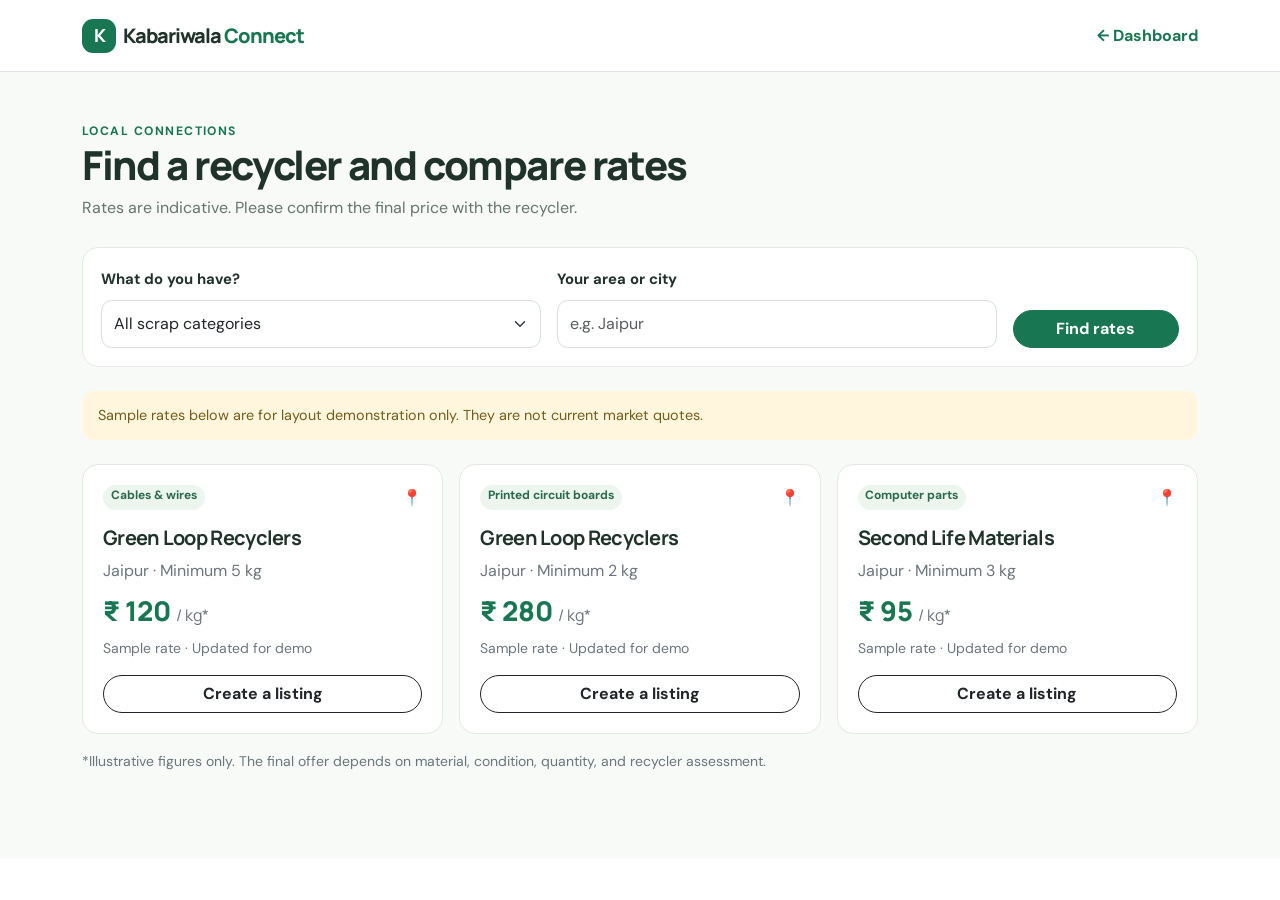
<file: Frontend/recycler-rates.html>
<!doctype html><html lang="en"><head><meta charset="utf-8"><meta name="viewport" content="width=device-width, initial-scale=1"><title>Recycler rates | Kabariwala Connect</title><link href="https://cdn.jsdelivr.net/npm/bootstrap@5.3.3/dist/css/bootstrap.min.css" rel="stylesheet"><link href="css/style.css" rel="stylesheet"></head><body><nav class="navbar bg-white border-bottom"><div class="container"><a class="navbar-brand brand" href="index.html"><span class="brand-mark">K</span> Kabariwala <span>Connect</span></a><a href="collector-dashboard.html" class="text-link">← Dashboard</a></div></nav><main class="page-wrap"><div class="container"><header class="page-title"><span class="eyebrow">Local connections</span><h1>Find a recycler and compare rates</h1><p>Rates are indicative. Please confirm the final price with the recycler.</p></header><div class="filter-row mb-4"><div class="row g-3 align-items-end"><div class="col-md-5"><label class="form-label" for="rate-category">What do you have?</label><select id="rate-category" class="form-select"><option value="all">All scrap categories</option><option>Cables & wires</option><option>Printed circuit boards</option><option>Computer parts</option><option>Mobile phones</option><option>Batteries</option></select></div><div class="col-md-5"><label class="form-label" for="rate-location">Your area or city</label><input id="rate-location" class="form-control" placeholder="e.g. Jaipur"></div><div class="col-md-2"><button id="rate-filter" class="btn btn-primary rounded-pill w-100">Find rates</button></div></div></div><div class="notice mb-4">Sample rates below are for layout demonstration only. They are not current market quotes.</div><div class="row g-3" id="rates-list"><div class="col-md-6 col-xl-4 rate-item" data-category="Cables & wires"><article class="rate-card"><div class="d-flex justify-content-between"><span class="badge badge-soft rounded-pill">Cables & wires</span><span>📍</span></div><h2 class="h5 fw-bold mt-3">Green Loop Recyclers</h2><p class="text-secondary mb-2">Jaipur · Minimum 5 kg</p><div class="rate-price">₹ 120 <small class="fs-6 fw-normal text-secondary">/ kg*</small></div><p class="small text-secondary mt-2">Sample rate · Updated for demo</p><a href="create-listing.html" class="btn btn-outline-dark rounded-pill w-100">Create a listing</a></article></div><div class="col-md-6 col-xl-4 rate-item" data-category="Printed circuit boards"><article class="rate-card"><div class="d-flex justify-content-between"><span class="badge badge-soft rounded-pill">Printed circuit boards</span><span>📍</span></div><h2 class="h5 fw-bold mt-3">Green Loop Recyclers</h2><p class="text-secondary mb-2">Jaipur · Minimum 2 kg</p><div class="rate-price">₹ 280 <small class="fs-6 fw-normal text-secondary">/ kg*</small></div><p class="small text-secondary mt-2">Sample rate · Updated for demo</p><a href="create-listing.html" class="btn btn-outline-dark rounded-pill w-100">Create a listing</a></article></div><div class="col-md-6 col-xl-4 rate-item" data-category="Computer parts"><article class="rate-card"><div class="d-flex justify-content-between"><span class="badge badge-soft rounded-pill">Computer parts</span><span>📍</span></div><h2 class="h5 fw-bold mt-3">Second Life Materials</h2><p class="text-secondary mb-2">Jaipur · Minimum 3 kg</p><div class="rate-price">₹ 95 <small class="fs-6 fw-normal text-secondary">/ kg*</small></div><p class="small text-secondary mt-2">Sample rate · Updated for demo</p><a href="create-listing.html" class="btn btn-outline-dark rounded-pill w-100">Create a listing</a></article></div></div><p id="rates-empty" class="empty-state d-none">No sample rates match. Try a different category.</p><p class="small text-secondary mt-3">*Illustrative figures only. The final offer depends on material, condition, quantity, and recycler assessment.</p></div></main><script src="https://cdn.jsdelivr.net/npm/bootstrap@5.3.3/dist/js/bootstrap.bundle.min.js"></script><script src="js/api.js"></script><script src="js/rates.js"></script></body></html>
</file>
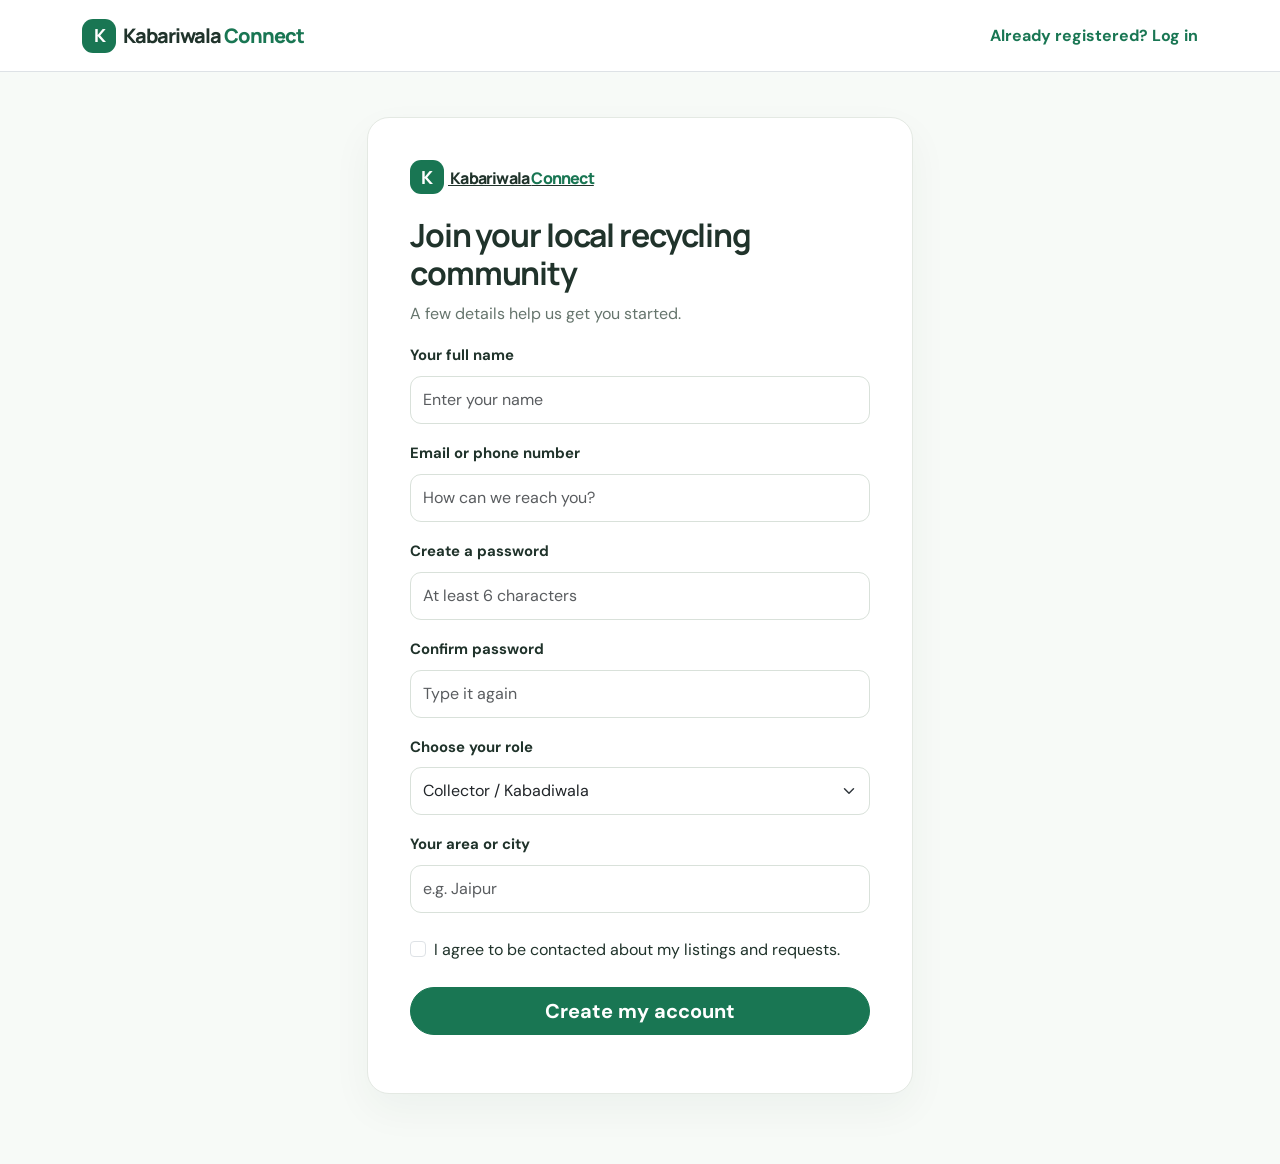
<file: Frontend/register.html>
<!doctype html><html lang="en"><head><meta charset="utf-8"><meta name="viewport" content="width=device-width, initial-scale=1"><title>Create account | Kabariwala Connect</title><link href="https://cdn.jsdelivr.net/npm/bootstrap@5.3.3/dist/css/bootstrap.min.css" rel="stylesheet"><link href="css/style.css" rel="stylesheet"></head><body><nav class="navbar bg-white border-bottom"><div class="container"><a class="navbar-brand brand" href="index.html"><span class="brand-mark">K</span> Kabariwala <span>Connect</span></a><a href="login.html" class="text-link">Already registered? Log in</a></div></nav><main class="page-wrap"><div class="container auth-shell"><section class="auth-card"><a class="brand" href="index.html"><span class="brand-mark">K</span> Kabariwala <span>Connect</span></a><h1 class="h2 fw-bold">Join your local recycling community</h1><p class="auth-intro">A few details help us get you started.</p><form data-demo-form><div class="mb-3"><label class="form-label" for="name">Your full name</label><input id="name" class="form-control" required placeholder="Enter your name"></div><div class="mb-3"><label class="form-label" for="contact">Email or phone number</label><input id="contact" class="form-control" required placeholder="How can we reach you?"></div><div class="mb-3"><label class="form-label" for="new-password">Create a password</label><input id="new-password" type="password" class="form-control" minlength="6" required placeholder="At least 6 characters"></div><div class="mb-3"><label class="form-label" for="confirm-password">Confirm password</label><input id="confirm-password" type="password" class="form-control" minlength="6" required placeholder="Type it again"></div><div class="mb-3"><label class="form-label" for="account-role">Choose your role</label><select id="account-role" class="form-select" required><option value="collector">Collector / Kabadiwala</option><option value="recycler">Recycler</option></select></div><div class="mb-4"><label class="form-label" for="area">Your area or city</label><input id="area" class="form-control" required placeholder="e.g. Jaipur"></div><div class="form-check mb-4"><input class="form-check-input" type="checkbox" id="agree" required><label class="form-check-label" for="agree">I agree to be contacted about my listings and requests.</label></div><button class="btn btn-primary btn-lg rounded-pill w-100">Create my account</button><div class="form-feedback mt-3" aria-live="polite"></div></form></section></div></main><script src="https://cdn.jsdelivr.net/npm/bootstrap@5.3.3/dist/js/bootstrap.bundle.min.js"></script><script src="js/api.js"></script><script src="js/auth.js"></script></body></html>
</file>
<file: Frontend/css/style.css>
@import url('https://fonts.googleapis.com/css2?family=DM+Sans:wght@400;500;600;700&family=Manrope:wght@500;600;700;800&display=swap');
:root{--green:#197653;--green-dark:#125a40;--mint:#e8f4ed;--ink:#20332b;--muted:#66756d;--cream:#fbfaf5;--line:#e4e9e3;--yellow:#f5c75e}*{box-sizing:border-box}body{font-family:'DM Sans',Arial,sans-serif;color:var(--ink);background:#fff;line-height:1.6}h1,h2,h3,h4,.brand{font-family:'Manrope','DM Sans',sans-serif;letter-spacing:-.035em}h1{line-height:1.12}h2{font-weight:800;line-height:1.2}.text-green{color:var(--green)}.brand{font-weight:800;color:var(--ink);letter-spacing:-.05em}.brand span:last-child{color:var(--green)}.brand-mark{display:inline-grid;place-items:center;width:34px;height:34px;background:var(--green);color:white;border-radius:11px;font-size:18px;margin-right:4px}.navbar{min-height:72px}.nav-link{font-weight:600;color:#47574f}.btn-primary{--bs-btn-bg:var(--green);--bs-btn-border-color:var(--green);--bs-btn-hover-bg:var(--green-dark);--bs-btn-hover-border-color:var(--green-dark);font-weight:700}.btn-outline-dark{font-weight:700}.hero-section{background:linear-gradient(120deg,#fbfaf5 0%,#f1f7ee 60%,#e9f4ed 100%);overflow:hidden}.hero-section .container{padding-top:6rem!important;padding-bottom:6rem!important}.eyebrow{display:inline-flex;align-items:center;gap:9px;text-transform:uppercase;letter-spacing:.12em;font-weight:700;font-size:.76rem;color:var(--green)}.dot{width:9px;height:9px;border-radius:50%;background:#efb944}.hero-section h1{max-width:600px}.hero-section .lead{max-width:540px;font-size:1.15rem}.trust-line{display:flex;gap:20px;flex-wrap:wrap;color:#52645a;font-size:.9rem;font-weight:600}.section-pad{padding:5.5rem 0}.bg-soft{background:var(--cream)}.section-heading{max-width:650px;margin:0 auto;text-align:center}.section-heading h2{font-size:clamp(1.8rem,3vw,2.6rem);margin-top:.7rem}.section-heading p{color:var(--muted)}.step-card{height:100%;background:white;border:1px solid var(--line);border-radius:20px;padding:28px;box-shadow:0 12px 35px rgba(25,65,45,.04)}.step-card h3{font-size:1.15rem;font-weight:800;margin-top:18px}.step-card p{color:var(--muted);margin-bottom:0}.step-icon{width:48px;height:48px;border-radius:15px;display:grid;place-items:center;font-weight:800;color:var(--green)}.icon-green{background:#e1f2e7}.icon-yellow{background:#fff2ce;color:#9c7413}.icon-peach{background:#ffebe0;color:#ae6542}.text-link{color:var(--green);font-weight:700;text-decoration:none}.material-tile{height:100%;background:white;border:1px solid var(--line);border-radius:18px;padding:23px 16px;text-align:center;transition:.2s}.material-tile:hover{transform:translateY(-4px);box-shadow:0 12px 25px #1a50300e}.material-emoji{font-size:2.3rem;margin:0 auto 14px}.material-tile h3{font-size:.98rem;font-weight:700;letter-spacing:-.02em}.cta-panel{background:var(--green);border-radius:26px;padding:44px 50px;color:#fff;display:flex;align-items:center;justify-content:space-between;gap:25px}.cta-panel h2{font-size:clamp(1.7rem,3vw,2.5rem);max-width:650px;margin-top:10px}.cta-panel p{color:#d5eadf;margin:0}.site-footer{padding:36px 0;background:#182b22;color:#bfd0c6}.site-footer .brand{color:#fff}.site-footer .brand span:last-child{color:#8ed0a7}.footer-links{display:flex;align-items:center;gap:22px}.footer-links a{color:#e4eee8;text-decoration:none}.hero-art{height:390px;max-width:500px;margin:auto;background:#dcefe1;border-radius:46% 54% 52% 48% / 45% 44% 56% 55%;position:relative;overflow:hidden}.sun{position:absolute;width:115px;height:115px;border-radius:50%;background:#f6d77e;top:42px;right:72px}.recycle-circle{position:absolute;top:85px;left:155px;width:180px;height:180px;display:grid;place-items:center;background:#fff9e9;border-radius:50%;font-size:94px;box-shadow:0 20px 50px #1a60301a;z-index:2}.scrap-card{position:absolute;background:white;border-radius:14px;padding:12px 16px;box-shadow:0 10px 25px #1a60301c;z-index:3;font-size:1.3rem}.scrap-card span{font-size:.85rem;font-weight:700;margin-left:7px}.card-one{left:34px;top:130px}.card-two{right:28px;top:215px}.card-three{left:105px;bottom:62px}.ground{position:absolute;width:115%;height:110px;border-radius:50% 50% 0 0;background:#a9cfaa;bottom:-36px;left:-5%}.art-leaf{position:absolute;color:#73a77b;font-size:55px;z-index:2}.leaf-one{left:55px;bottom:90px}.leaf-two{right:58px;top:70px}.page-wrap{min-height:calc(100vh - 150px);background:#f7faf7;padding:45px 0 70px}.page-title{margin-bottom:26px}.page-title h1{font-size:clamp(1.8rem,4vw,2.5rem);font-weight:800}.page-title p{color:var(--muted);margin:5px 0}.content-card,.stat-card,.form-card{background:white;border:1px solid var(--line);border-radius:18px;padding:24px;box-shadow:0 8px 28px #173d2408}.content-card h2,.form-card h2{font-size:1.2rem;font-weight:800}.form-label{font-weight:700;font-size:.93rem}.form-control,.form-select{border-color:#d9e1da;border-radius:11px;min-height:48px}.form-control:focus,.form-select:focus{border-color:#69a486;box-shadow:0 0 0 .2rem #1976531a}.form-text{color:#738078}.form-check-input:checked{background-color:var(--green);border-color:var(--green)}.stat-card{height:100%;padding:19px}.stat-card .stat-icon{font-size:1.4rem}.stat-card strong{display:block;font:800 1.8rem 'Manrope';margin-top:10px}.stat-card span{color:var(--muted);font-size:.9rem}.table{--bs-table-bg:transparent}.table th{font-size:.82rem;color:#64736b;font-weight:700;border-bottom-color:var(--line)}.table td{vertical-align:middle}.badge-soft{background:#edf5ef;color:#286a4b}.status{font-size:.78rem;padding:.4em .7em;border-radius:999px;font-weight:700;background:#fff1d4;color:#886516}.status.accepted,.status.completed{background:#e4f4e9;color:#256641}.status.rejected,.status.cancelled{background:#fae8e6;color:#a6453e}.upload-box{border:2px dashed #b9cfc0;background:#f8fcf8;border-radius:16px;padding:34px;text-align:center}.upload-box .upload-icon{font-size:2.4rem}.image-preview{max-width:100%;max-height:260px;border-radius:14px;object-fit:contain;margin-top:15px}.result-box{background:#edf6ef;border-radius:15px;padding:20px}.result-box strong{font-size:1.15rem}.auth-shell{max-width:570px;margin:0 auto}.auth-card{background:#fff;border:1px solid var(--line);padding:clamp(24px,5vw,42px);border-radius:22px;box-shadow:0 16px 40px #1538200c}.auth-card .brand{display:inline-block;margin-bottom:22px}.auth-intro{color:var(--muted)}.empty-state{text-align:center;padding:40px 20px;color:var(--muted)}.empty-state .empty-icon{font-size:2.7rem;margin-bottom:10px}.filter-row{background:white;padding:18px;border:1px solid var(--line);border-radius:16px}.rate-card{border:1px solid var(--line);border-radius:16px;background:#fff;padding:20px;height:100%}.rate-price{font:800 1.7rem 'Manrope';color:var(--green)}.sidebar-link{display:block;padding:11px 14px;border-radius:10px;color:#526259;text-decoration:none;font-weight:600}.sidebar-link:hover,.sidebar-link.active{background:var(--mint);color:var(--green)}.sidebar{position:sticky;top:90px}.notice{border-radius:12px;padding:13px 16px;background:#fff6dd;color:#735c1c;font-size:.9rem}.required-note{color:#9a514b;font-size:.82rem}.site-footer small{color:#9fb2a6}
@media(max-width:767px){.hero-section .container{padding-top:4rem!important;padding-bottom:4rem!important}.hero-art{height:300px}.recycle-circle{left:calc(50% - 72px);top:75px;width:145px;height:145px;font-size:76px}.card-one{left:8px;top:108px}.card-two{right:8px;top:185px}.card-three{left:45px;bottom:45px}.section-pad{padding:4rem 0}.cta-panel{padding:30px 24px;align-items:flex-start;flex-direction:column}.trust-line{gap:10px 16px}.site-footer .container{flex-direction:column}.footer-links{flex-wrap:wrap}.content-card,.form-card{padding:18px}}
</file>
